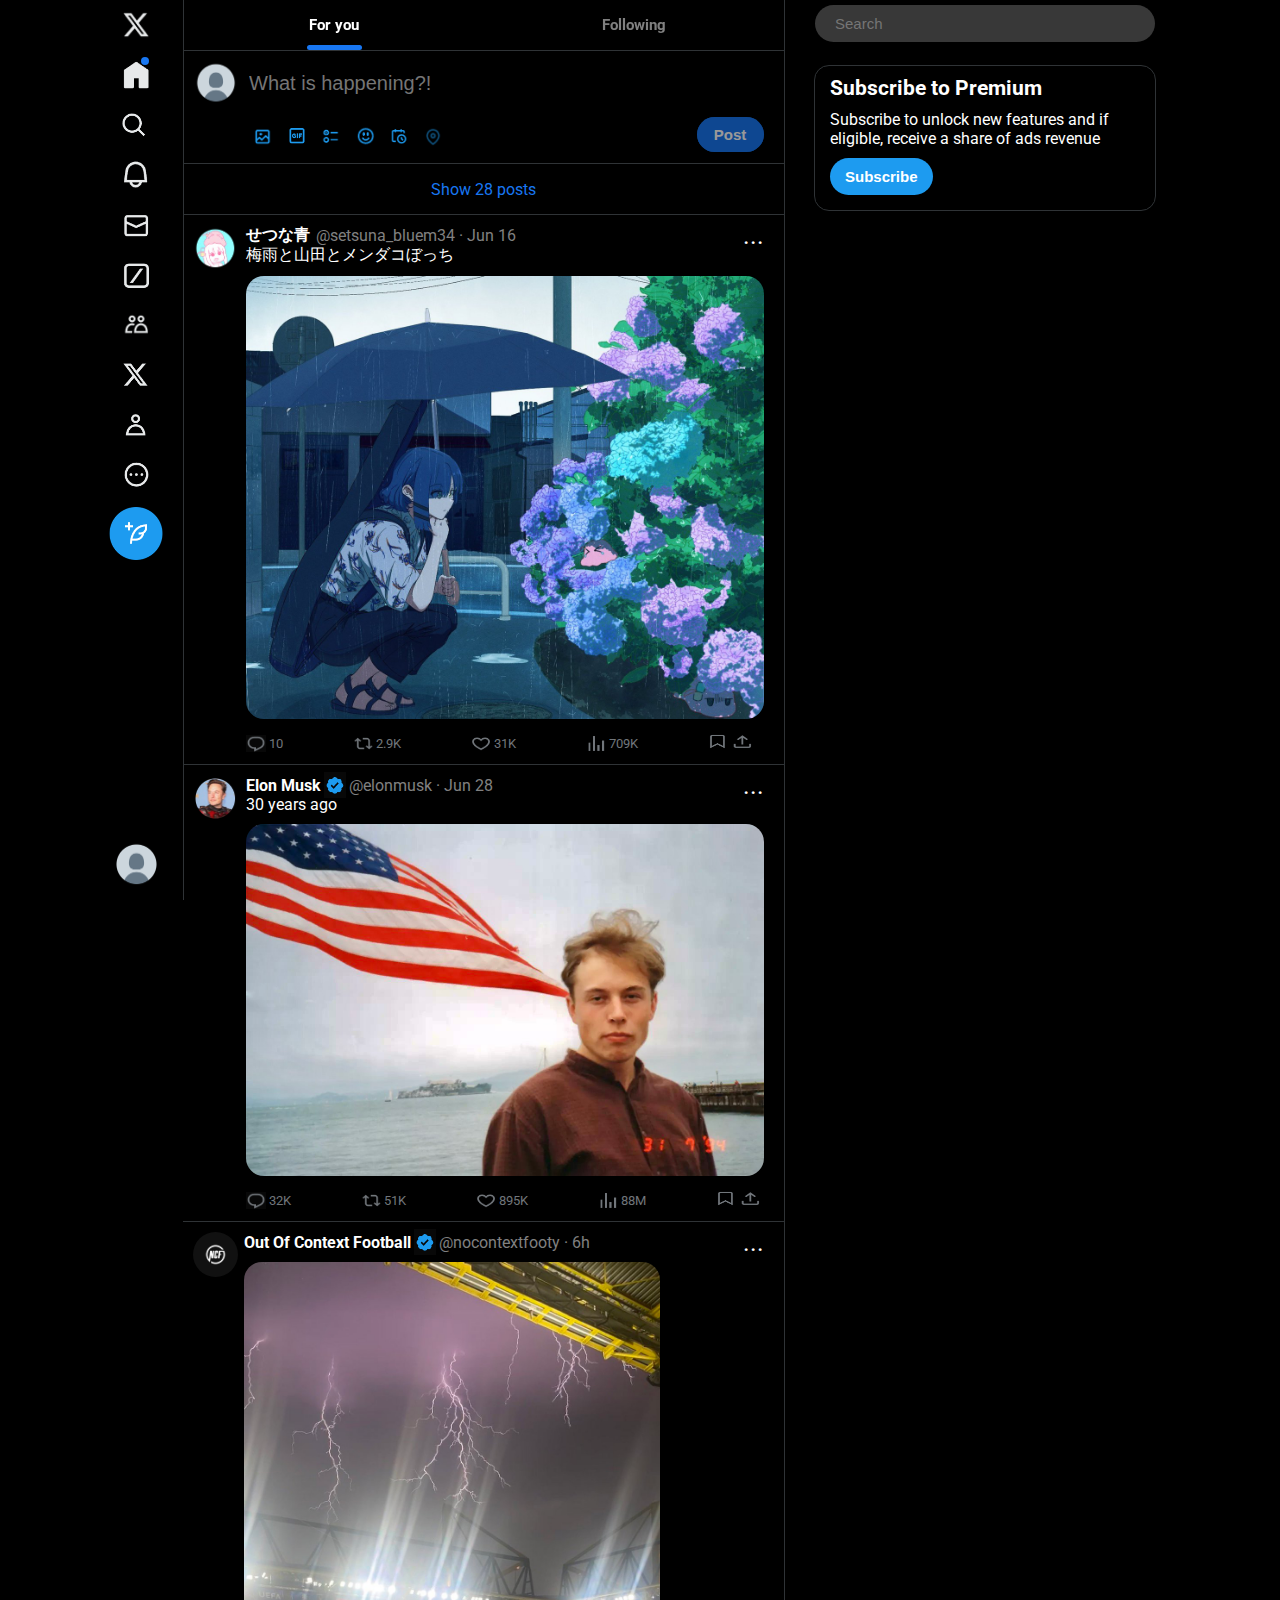
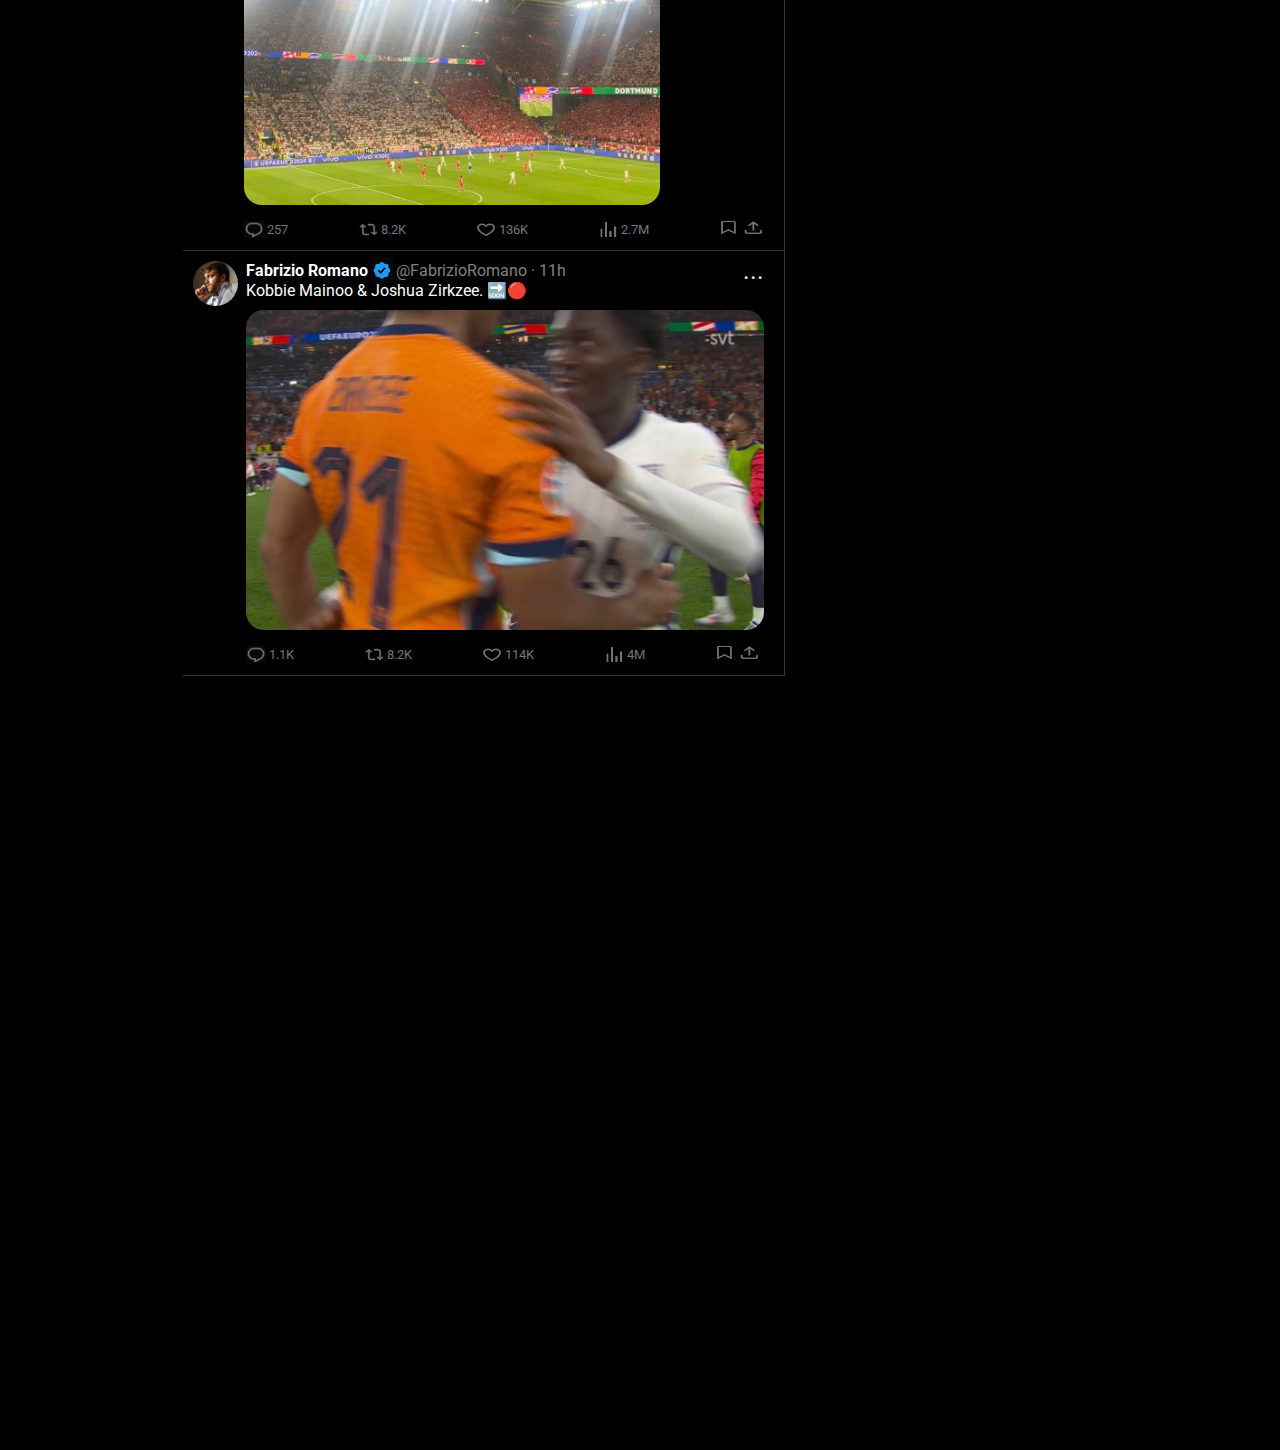
<file: twitter-clone/index.html>
<!DOCTYPE html>
<html>
    <head>
        <title>x.com</title>
        <link rel="preconnect" href="https://fonts.googleapis.com" />
        <link rel="preconnect" href="https://fonts.gstatic.com" crossorigin />
        <link
            href="https://fonts.googleapis.com/css2?family=Roboto:wght@400;500;700&display=swap"
            rel="stylesheet"
        />
        <link rel="stylesheet" href="style-x.com/general.css">
        <link rel="stylesheet" href="style-x.com/sidebar.css">
        <link rel="stylesheet" href="style-x.com/header.css">
        <link rel="stylesheet" href="style-x.com/content.css">
        <link rel="stylesheet" href="style-x.com/right-section.css">
    </head>

    <body>
        <div class="sidebar">
            <div class="left-section">
                <div class="x-icon">
                    <img src="img-x.com/x.com.png">
                </div>
                <div class="home-icon">
                    <img src="img-x.com/home.png">
                    <div class="blue-dot"></div>
                </div>
                <div class="search-icon">
                    <img src="img-x.com/search.png">
                </div>
                <div class="notifi-icon">
                    <img src="img-x.com/notifi.png">
                </div>
                <div class="mail-icon">
                    <img src="img-x.com/mail.png">
                </div>
                <div class="grok-icon">
                    <img src="img-x.com/grok.png">
                </div>
                <div class="communities-icon">
                    <img src="img-x.com/communities.png">
                </div>
                <div class="premium-icon">
                    <img src="img-x.com/premium.png">
                </div>
                <div class="profile-icon">
                    <img src="img-x.com/profile.png">
                </div>
                <div class="more-icon">
                    <img src="img-x.com/more.png">
                </div>
                <div class="post-icon">
                    <img src="img-x.com/post.png">
                </div>
            </div>
            <div class="right-section">
                <div class="account-icon">
                    <img src="img-x.com/account.png">
                </div>
            </div>
        </div>

        <div class="header">
            <div class="header-background">
                <div class="left-section-header">
                    <div>For you</div>
                    <div class="blue-underline"></div>
                </div>
                <div class="right-section-header">
                    <div>Following</div>
                </div>
            </div>

            <div class="search-header">
                <input class="search-bar-header" placeholder="Search">
            </div>
        </div>

        <div class="grid-main-page">
            <div class="content">
                <div class="status">
                    <div class="top-section-status">
                        <div class="status-account-img">
                            <img src="img-x.com/account.png">
                        </div>
                        <input class="status-input" type="text" placeholder="What is happening?!">
                    </div>
                    <div class="bottom-section-status">
                        <div class="left-bottom-section-status">
                            <div class="status-1-icon">
                                <img src="img-x.com/1-status.png">
                            </div>
                            <div class="status-2-icon">
                                <img src="img-x.com/2-status.png">
                            </div>
                            <div class="status-3-icon">
                                <img src="img-x.com/3-status.png">
                            </div>
                            <div class="status-4-icon">
                                <img src="img-x.com/4-status.png">
                            </div>
                            <div class="status-5-icon">
                                <img src="img-x.com/5-status.png">
                            </div>
                            <div class="status-6-icon">
                                <img src="img-x.com/6-status.png">
                            </div>                        
                        </div>
                        <div class="right-bottom-section-status">
                            <button>Post</button>
                            <div class="transparent-background"></div>
                        </div>
                    </div>
                </div>
    
                <div class="show-more-post-section">
                    <div>Show 28 posts</div>
                </div>
    
                <div class="new-post-grid js-new-post-grid">  
                </div>
            </div>
    
            <div class="right-section-main-page">
                <div class="subscribe-premium-box">
                    <div class="subscribe-para">
                        <div style="
                            margin-bottom: 10px; 
                            font-weight: bold;
                            font-size: 21px;  
                        ">Subscribe to Premium</div>
                        <div style="
                            margin-bottom: 10px;
                        ">Subscribe to unlock new features and if eligible, receive a share of ads revenue</div>
                        <button class="subscribe-button">Subscribe</button>
                    </div>
                </div>
                <div class="trends-for-you"></div>
                <div class="who-to-follow"></div>
            </div>
        </div>



        <script type="module" src="script-x.com/newPost.js"></script>
    </body>
</html>
</file>
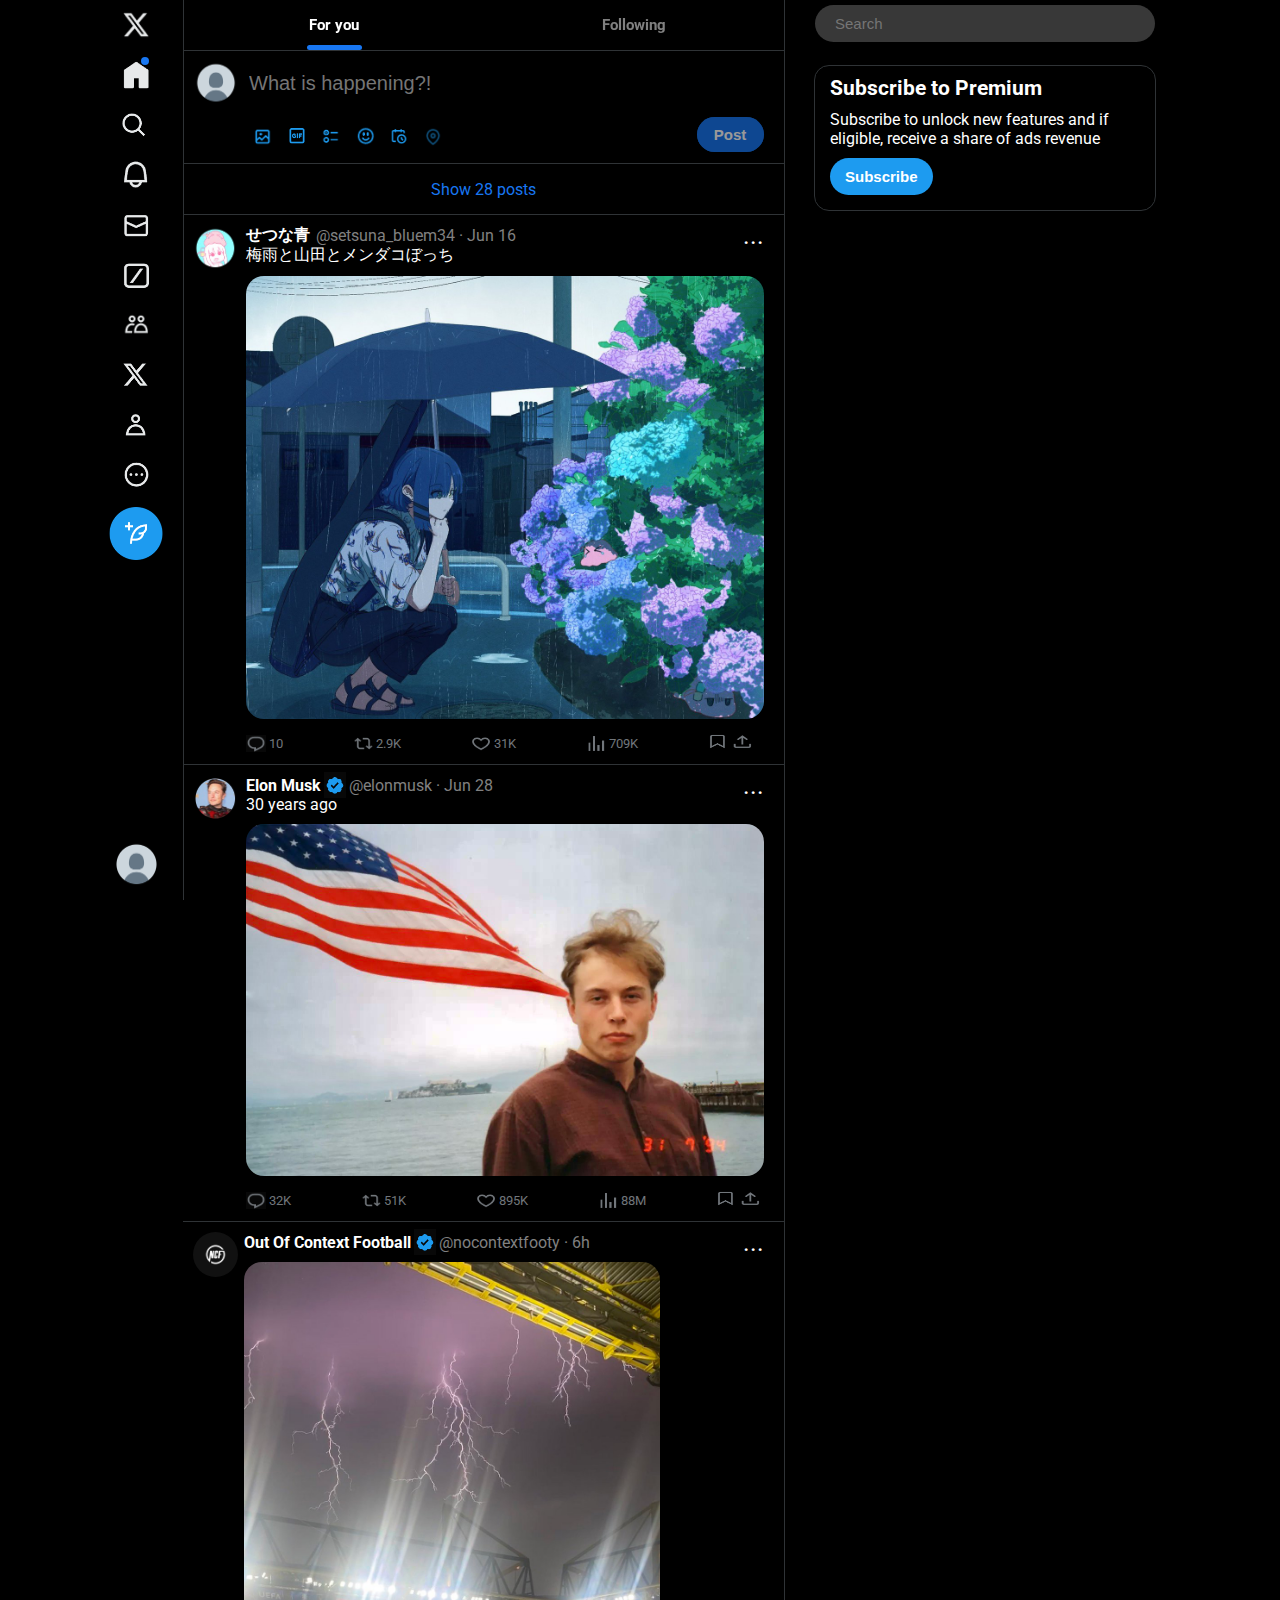
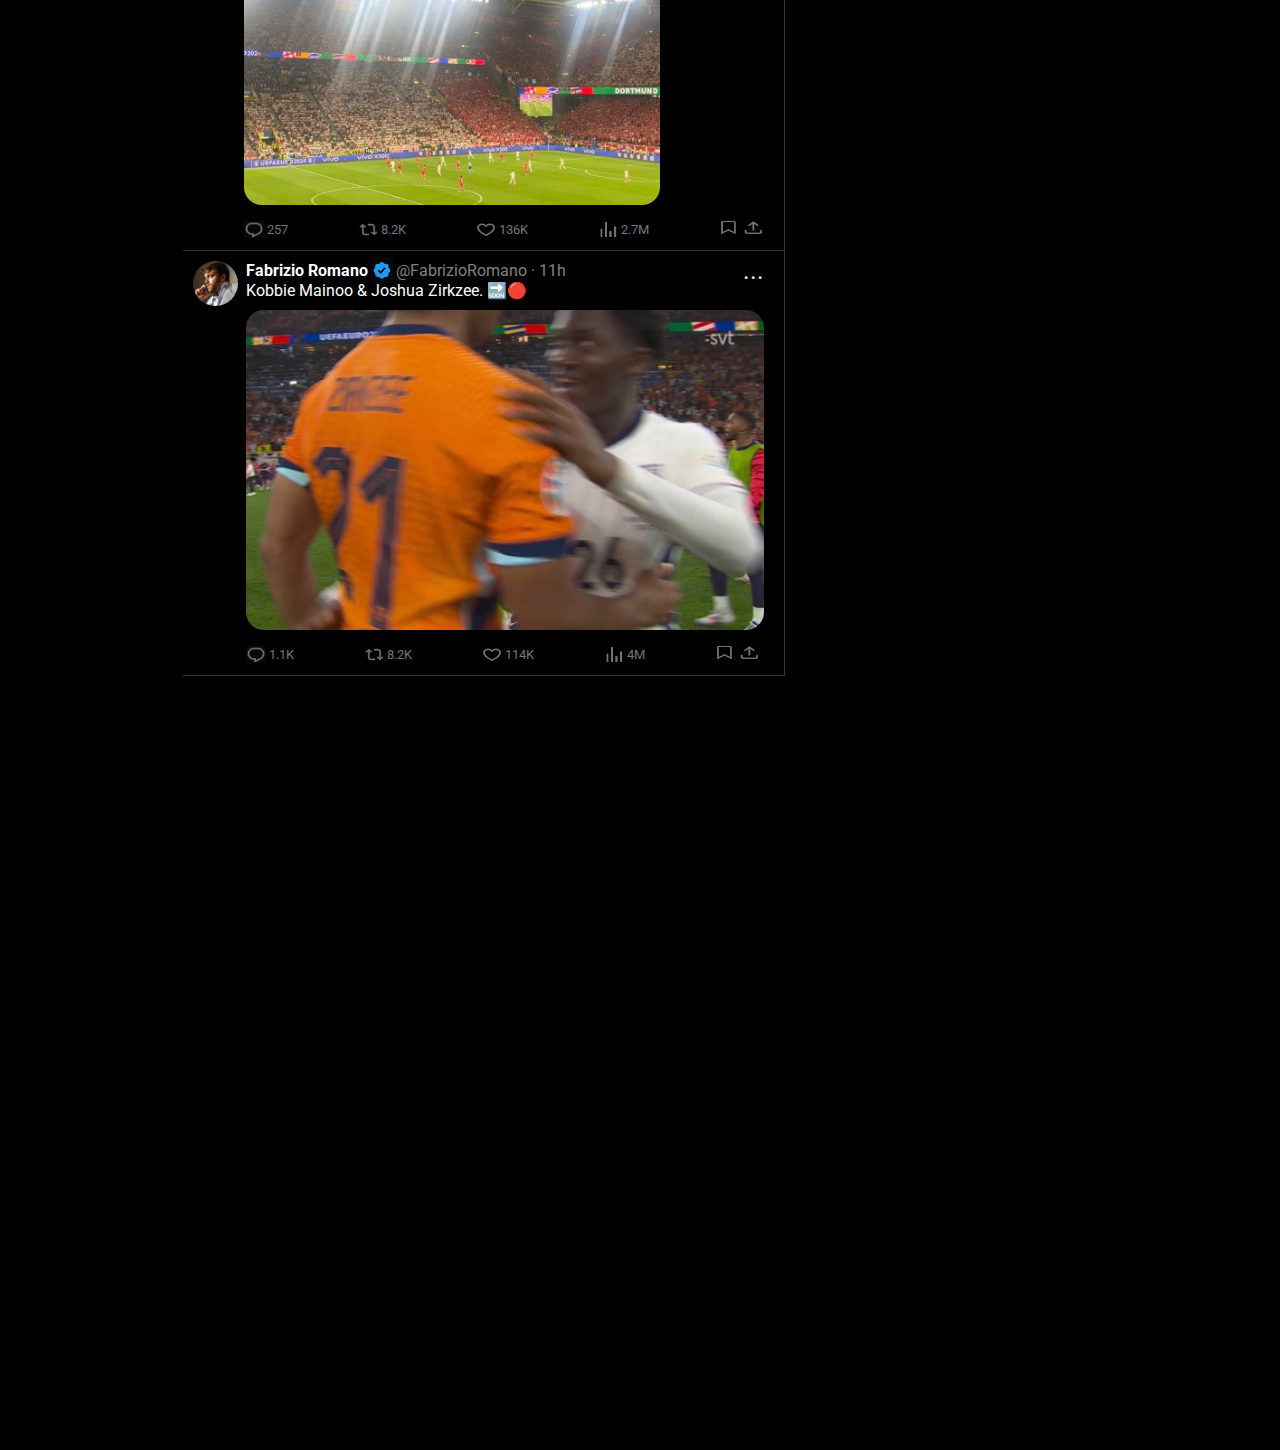
<file: twitter-clone/17d-twitter.html>
<!DOCTYPE html>
<html>
    <head>
        <title>x.com</title>
        <link rel="preconnect" href="https://fonts.googleapis.com" />
        <link rel="preconnect" href="https://fonts.gstatic.com" crossorigin />
        <link
            href="https://fonts.googleapis.com/css2?family=Roboto:wght@400;500;700&display=swap"
            rel="stylesheet"
        />
        <link rel="stylesheet" href="style-x.com/general.css">
        <link rel="stylesheet" href="style-x.com/sidebar.css">
        <link rel="stylesheet" href="style-x.com/header.css">
        <link rel="stylesheet" href="style-x.com/content.css">
        <link rel="stylesheet" href="style-x.com/right-section.css">
    </head>

    <body>
        <div class="sidebar">
            <div class="left-section">
                <div class="x-icon">
                    <img src="img-x.com/x.com.png">
                </div>
                <div class="home-icon">
                    <img src="img-x.com/home.png">
                    <div class="blue-dot"></div>
                </div>
                <div class="search-icon">
                    <img src="img-x.com/search.png">
                </div>
                <div class="notifi-icon">
                    <img src="img-x.com/notifi.png">
                </div>
                <div class="mail-icon">
                    <img src="img-x.com/mail.png">
                </div>
                <div class="grok-icon">
                    <img src="img-x.com/grok.png">
                </div>
                <div class="communities-icon">
                    <img src="img-x.com/communities.png">
                </div>
                <div class="premium-icon">
                    <img src="img-x.com/premium.png">
                </div>
                <div class="profile-icon">
                    <img src="img-x.com/profile.png">
                </div>
                <div class="more-icon">
                    <img src="img-x.com/more.png">
                </div>
                <div class="post-icon">
                    <img src="img-x.com/post.png">
                </div>
            </div>
            <div class="right-section">
                <div class="account-icon">
                    <img src="img-x.com/account.png">
                </div>
            </div>
        </div>

        <div class="header">
            <div class="header-background">
                <div class="left-section-header">
                    <div>For you</div>
                    <div class="blue-underline"></div>
                </div>
                <div class="right-section-header">
                    <div>Following</div>
                </div>
            </div>

            <div class="search-header">
                <input class="search-bar-header" placeholder="Search">
            </div>
        </div>

        <div class="grid-main-page">
            <div class="content">
                <div class="status">
                    <div class="top-section-status">
                        <div class="status-account-img">
                            <img src="img-x.com/account.png">
                        </div>
                        <input class="status-input" type="text" placeholder="What is happening?!">
                    </div>
                    <div class="bottom-section-status">
                        <div class="left-bottom-section-status">
                            <div class="status-1-icon">
                                <img src="img-x.com/1-status.png">
                            </div>
                            <div class="status-2-icon">
                                <img src="img-x.com/2-status.png">
                            </div>
                            <div class="status-3-icon">
                                <img src="img-x.com/3-status.png">
                            </div>
                            <div class="status-4-icon">
                                <img src="img-x.com/4-status.png">
                            </div>
                            <div class="status-5-icon">
                                <img src="img-x.com/5-status.png">
                            </div>
                            <div class="status-6-icon">
                                <img src="img-x.com/6-status.png">
                            </div>                        
                        </div>
                        <div class="right-bottom-section-status">
                            <button>Post</button>
                            <div class="transparent-background"></div>
                        </div>
                    </div>
                </div>
    
                <div class="show-more-post-section">
                    <div>Show 28 posts</div>
                </div>
    
                <div class="new-post-grid js-new-post-grid">  
                </div>
            </div>
    
            <div class="right-section-main-page">
                <div class="subscribe-premium-box">
                    <div class="subscribe-para">
                        <div style="
                            margin-bottom: 10px; 
                            font-weight: bold;
                            font-size: 21px;  
                        ">Subscribe to Premium</div>
                        <div style="
                            margin-bottom: 10px;
                        ">Subscribe to unlock new features and if eligible, receive a share of ads revenue</div>
                        <button class="subscribe-button">Subscribe</button>
                    </div>
                </div>
                <div class="trends-for-you"></div>
                <div class="who-to-follow"></div>
            </div>
        </div>



        <script type="module" src="script-x.com/newPost.js"></script>
    </body>
</html>
</file>
<file: twitter-clone/style-x.com/general.css>
body {
    background-color: black;
    color: white;
    font-family: Roboto, Arial;
    height: 3000px;
    margin: 0;
    overscroll-behavior: none;
}
</file>
<file: twitter-clone/style-x.com/sidebar.css>
.sidebar {
    position: fixed;
    top: 0;
    bottom: 0;
    left: 0;
    width: 70px;
    display: flex;
    flex-direction: column;
    justify-content: space-between;

    padding-left: 100px;
    padding-right: 13px;
    padding-bottom: 10px;
    border-right: solid;
    border-right-color: rgb(47, 51, 54);
    border-right-width: 1px;
}

.left-section, .right-section {
    display: flex;
    flex-direction: column;
    align-items: center;
}

.sidebar img {
    width: 27px;
}

.x-icon, .home-icon, .search-icon, .notifi-icon, .mail-icon, .grok-icon, .communities-icon, .premium-icon, .profile-icon, .more-icon,.post-icon, .account-icon {
    display: flex;
    flex-direction: column;
    justify-content: center;
    align-items: center;
    cursor: pointer;
}
.x-icon, .home-icon, .search-icon, .notifi-icon, .mail-icon, .grok-icon, .communities-icon, .premium-icon, .profile-icon, .more-icon{
    height: 50px;
}

.post-icon {
    height: 70px;
}

.profile-icon img {
    width: 23px;
}

.post-icon img {
    width: 60px;
}

.home-icon {
    position: relative;
}

.home-icon .blue-dot {
    position: absolute;
    width: 8px;
    height: 8px;
    border-radius: 8px;
    background-color: rgb(24, 119, 242);
    right: 0;
    top: 7px;
}

.account-icon img {
    width: 47px;
}
</file>
<file: twitter-clone/style-x.com/header.css>
.header {
    position: fixed;

    font-weight: bold;
    font-size: 15px;

    height: 50px;
    top: 0;
    left: 0;
    right: 0;
    margin-left: 183px;
    
    
    z-index: 200;

    display: flex;
    flex-direction: row;
    align-items: center;
    column-gap: 25px;
}

.blur-background {
    filter: blur(8px);
    -webkit-filter: blur(8px);
    height: 100%;
}

.header-background {
    background-color: rgba(0,0,0,0.9);
    height: 50px;
    display: flex;
    width: 600px;
    border-bottom: solid;
    border-bottom-color:rgb(47, 51, 54);
    border-bottom-width: 1px;
    border-right: solid;
    border-right-color:rgb(47, 51, 54);
    border-right-width: 1px;
    border-left: solid;
    border-left-color:rgb(47, 51, 54);
    border-left-width: 1px;
}


.search-header {
    background-color: black;
    height: 100%;
    width: 400px;
    padding-left: 5px;
}

.search-bar-header {
    background-color: rgb(56, 56, 56);
    color: gray;
    border: none;

    width: 300px;
    margin-top: 5px;

    font-size: 15px;

    padding: 10px 20px;
    border-radius: 50px;
}

.left-section-header {
    flex: 1;   
    display: flex;
    justify-content: center;
    align-items: center;
    position: relative;
    z-index: 200;
}

.blue-underline {
    position: absolute;
    bottom: 0;
    height: 5px;
    width: 55px;
    border-radius: 7px;
    background-color: rgb(24, 119, 242);
}



.right-section-header {
    flex: 1;
    display: flex;
    justify-content: center;
    align-items: center;
    position: relative;
    color: gray;
}
</file>
<file: twitter-clone/style-x.com/content.css>
.grid-main-page {
    margin-left: 183px;
    margin-top: 50px;
    display: grid;
    grid-template-columns: 601px 1fr;
    column-gap: 30px;
}

.content {
    
    height: 500px;
    width: 600.5px;
}

.status {
    width: 100%;
    height: 113px;
    border-bottom: solid;
    border-bottom-color: rgb(47, 51, 54);
    border-bottom-width: 1px;
    border-right: solid;
    border-right-color: rgb(47, 51, 54);
    border-right-width: 1px;
}

.status-input {
    background-color: black;
    border: none;
    font-size: 20px;
}

.top-section-status img {
    width: 44px;
}

.top-section-status {
    display: flex;
    padding-left: 10px;
    padding-top: 10px;
}

.status-account-img {
    margin-right: 10px;
    display: flex;
    align-items: center;
}

/*
Bottom section of status
*/

.bottom-section-status {
    display: flex;
    justify-content: space-between;
    align-items: center;
    padding-left: 70px;
    padding-right: 20px;
    padding-top: 10px;
    
}

.left-bottom-section-status img {
    width: 20px;
    cursor: pointer;
}

.left-bottom-section-status {
    display: flex;
    align-items: center;
    column-gap: 14px;
    padding-top: 6px;
}

.right-bottom-section-status button {
    font-size: 15px;
    height: 35px;
    width: 67px;
    border-radius: 40px;
    border: none;
    font-weight: bold;
    background-color: rgb(24, 119, 242);
    color: white;
}

.right-bottom-section-status {
    position: relative;
    cursor: pointer;
    height: 35px;
    width: 67px;
    border-radius: 40px;
}

.transparent-background {
    position: absolute;
    background-color: rgba(0, 0, 0, 0.4);
    left: 0;
    right: 0;
    top: 0;
    bottom: 0;
    border-radius: 40px;
}

/*show-more-post section*/

.show-more-post-section {
    display: flex;
    align-items: center;
    justify-content: center;
    height: 50px;
    border-bottom: solid;
    width: 100%;
    border-right: solid;
    border-bottom-color: rgb(47, 51, 54);
    border-bottom-width: 1px;
    border-right-color: rgb(47, 51, 54);
    border-right-width: 1px;
    color: rgb(24, 119, 242);
}

/*
New post
*/

.new-post-grid {
    width: 100%;
}


.new-post-account-img img {
    width: 50px;
}

.new-post {
    padding-top: 10px;
    padding-bottom: 10px;

    width: 100%;
    border-right: solid;
    border-bottom: solid;

    border-bottom-color: rgb(47, 51, 54);
    border-bottom-width: 1px;
    border-right-color: rgb(47, 51, 54);
    border-right-width: 1px;

    display: flex;

    flex-direction: row;
}


.new-post-account-content, .img-post {
    margin-bottom: 10px;
}

.new-post-account-date-info {
    display: flex;
    align-items: center;
    justify-content: space-between;
    height: 20px;
}

.more-icon {
    font-size: 25px;
}

.img-post img {
    width: 100%;
    border-radius: 18px;
}

.post-tool, .reaction-post-1, .reaction-post-2 {
    display: flex;
    justify-content: space-between;
}

.reaction-container {
    display: flex;
    column-gap: 3px;
    align-items: center;
}

.post-tool .text {
    color: #71767B;
    font-size: 13px;
}

.reaction-post-1 {
    column-gap: 70px;
}
.reaction-post-2 {
    column-gap: 5px;
}

.post-tool img {
    width: 20px;
    height: 17px;
}

.auth-icon {
    padding-top: 3px;
    width: 22px;
}
</file>
<file: twitter-clone/style-x.com/right-section.css>
.right-section-main-page {
    margin-top: 15px;
    width: 340px;
}

.subscribe-para {
    padding-right: 5px;
    padding-left: 15px;
    padding-top: 10px;
    padding-bottom: 15px;
}

.subscribe-premium-box {
    background-color: black;
    width: 340px;
    border: solid;
    border-color: rgb(47, 51, 54);
    border-width: 1px;
    border-radius: 15px;
}

.subscribe-button {
    background-color:rgb(29, 155, 240);
    color: white;
    padding: 10px 15px;
    font-size: 15px;
    border-radius: 25px;
    font-weight: bold;
    border: none;

}
</file>
